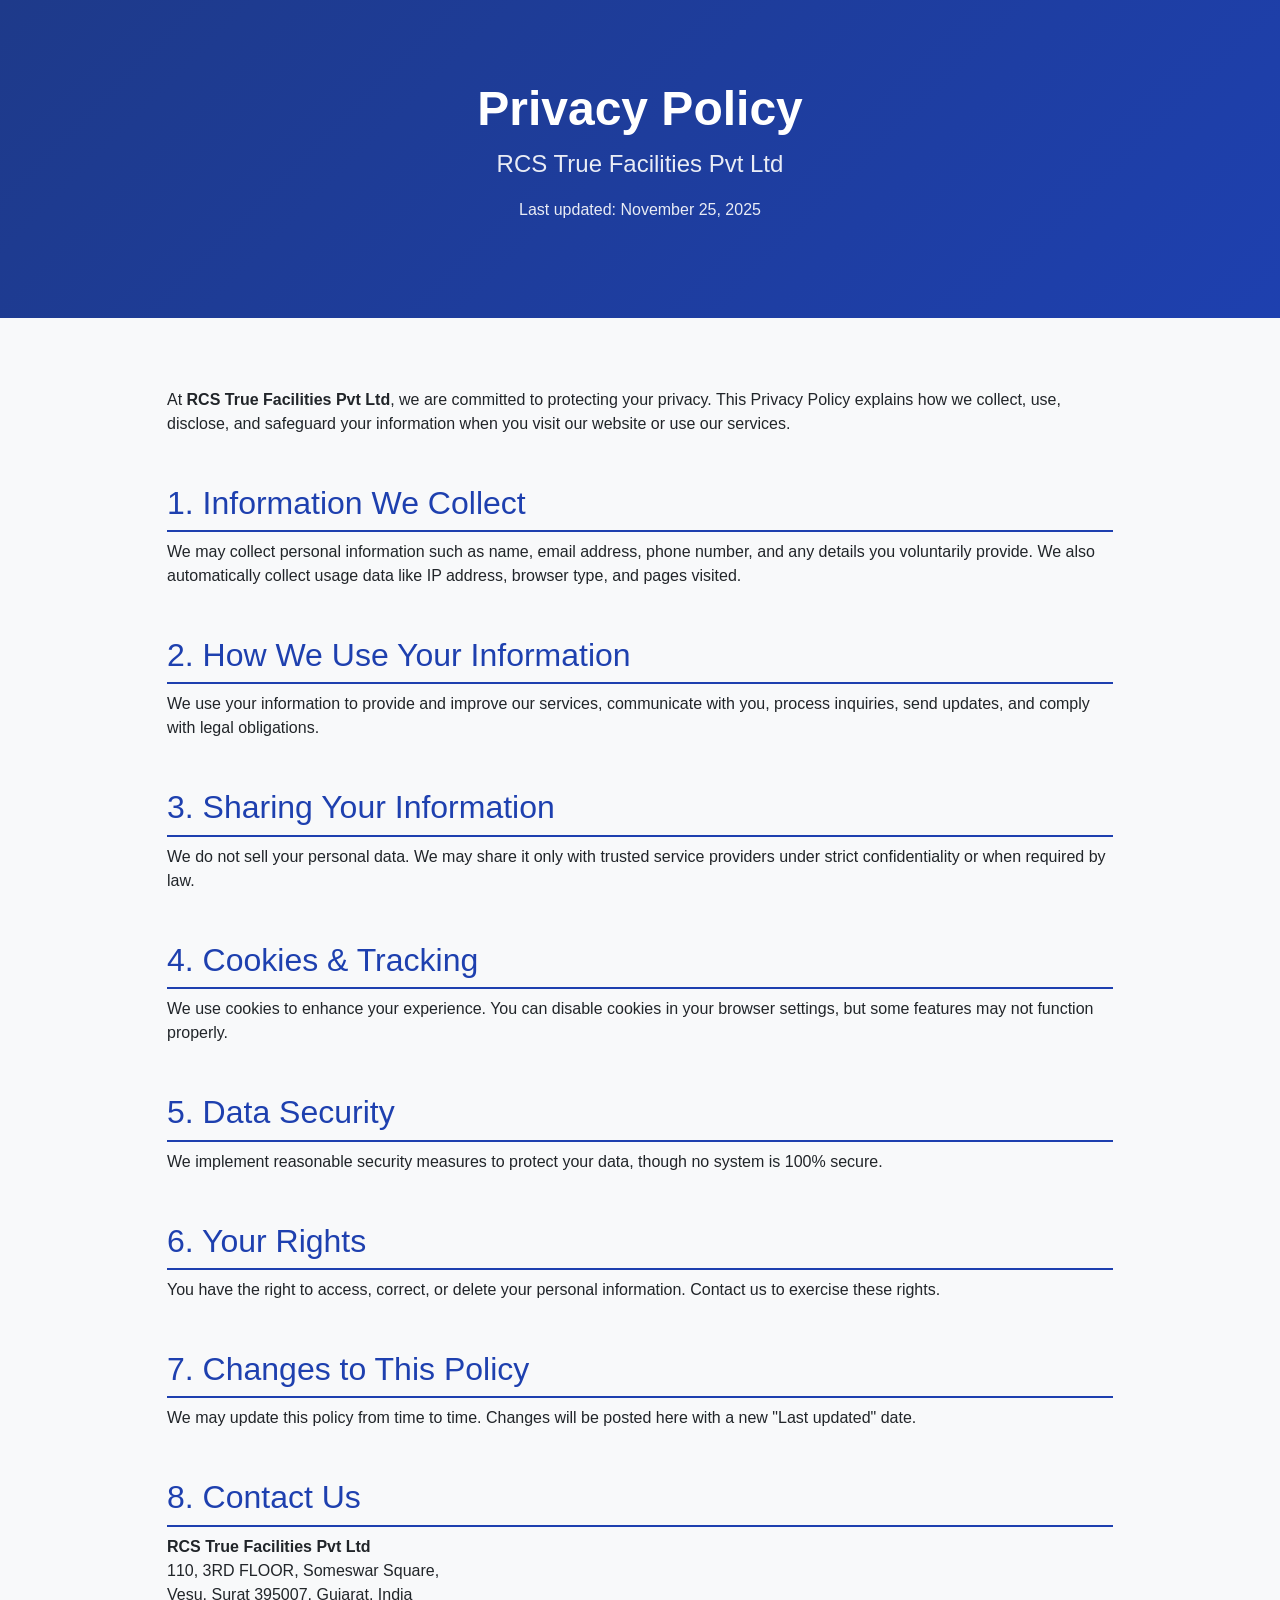
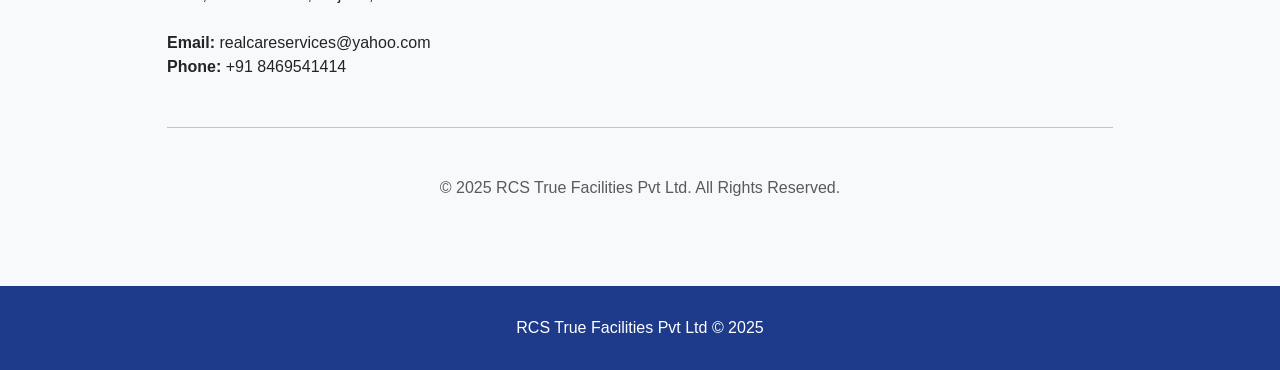
<file: site-files/privacy-policy.html>
<!DOCTYPE html>
<html lang="en">
<head>
    <meta charset="UTF-8">
    <meta name="viewport" content="width=device-width, initial-scale=1.0">
    <title>Privacy Policy - RCS True Facilities Pvt Ltd</title>
    <meta name="description" content="Privacy Policy of RCS True Facilities Pvt Ltd">
    <link href="https://cdn.jsdelivr.net/npm/bootstrap@5.3.3/dist/css/bootstrap.min.css" rel="stylesheet">
    <style>
        body { font-family: 'Segoe UI', Tahoma, Geneva, Verdana, sans-serif; background-color: #f8f9fa; }
        .header-bg {
            background: linear-gradient(135deg, #1e3a8a, #1e40af); /* Your navy-blue theme */
            color: white;
            padding: 80px 0;
            text-align: center;
        }
        .header-bg h1 { font-weight: 700; font-size: 3rem; }
        .header-bg .lead { font-size: 1.5rem; opacity: 0.9; }
        .content-section { padding: 70px 0; }
        h2 { color: #1e40af; border-bottom: 2px solid #1e40af; padding-bottom: 8px; }
        .footer { background-color: #1e3a8a; color: white; padding: 30px 0; text-align: center; }
        .last-updated { font-size: 1rem; opacity: 0.9; }
    </style>
</head>
<body>

    <!-- Header -->
    <header class="header-bg">
        <div class="container">
            <h1>Privacy Policy</h1>
            <p class="lead">RCS True Facilities Pvt Ltd</p>
            <p class="last-updated">Last updated: November 25, 2025</p>
        </div>
    </header>

    <div class="container content-section">
        <div class="row justify-content-center">
            <div class="col-lg-10">

                <p>At <strong>RCS True Facilities Pvt Ltd</strong>, we are committed to protecting your privacy. This Privacy Policy explains how we collect, use, disclose, and safeguard your information when you visit our website or use our services.</p>

                <h2 class="mt-5">1. Information We Collect</h2>
                <p>We may collect personal information such as name, email address, phone number, and any details you voluntarily provide. We also automatically collect usage data like IP address, browser type, and pages visited.</p>

                <h2 class="mt-5">2. How We Use Your Information</h2>
                <p>We use your information to provide and improve our services, communicate with you, process inquiries, send updates, and comply with legal obligations.</p>

                <h2 class="mt-5">3. Sharing Your Information</h2>
                <p>We do not sell your personal data. We may share it only with trusted service providers under strict confidentiality or when required by law.</p>

                <h2 class="mt-5">4. Cookies & Tracking</h2>
                <p>We use cookies to enhance your experience. You can disable cookies in your browser settings, but some features may not function properly.</p>

                <h2 class="mt-5">5. Data Security</h2>
                <p>We implement reasonable security measures to protect your data, though no system is 100% secure.</p>

                <h2 class="mt-5">6. Your Rights</h2>
                <p>You have the right to access, correct, or delete your personal information. Contact us to exercise these rights.</p>

                <h2 class="mt-5">7. Changes to This Policy</h2>
                <p>We may update this policy from time to time. Changes will be posted here with a new "Last updated" date.</p>

                <h2 class="mt-5">8. Contact Us</h2>
                <p>
                    <strong>RCS True Facilities Pvt Ltd</strong><br>
                    110, 3RD FLOOR, Someswar Square,<br>
                    Vesu, Surat 395007, Gujarat, India<br><br>
                    <strong>Email:</strong> realcareservices@yahoo.com<br>
                    <strong>Phone:</strong> +91 8469541414
                </p>

                <hr class="my-5">

                <p class="text-center text-muted">© 2025 RCS True Facilities Pvt Ltd. All Rights Reserved.</p>
            </div>
        </div>
    </div>

    <!-- Footer -->
    <footer class="footer">
        <div class="container">
            <p class="mb-0">RCS True Facilities Pvt Ltd &copy; 2025</p>
        </div>
    </footer>

    <script src="https://cdn.jsdelivr.net/npm/bootstrap@5.3.3/dist/js/bootstrap.bundle.min.js"></script>
</body>
</html>
</file>
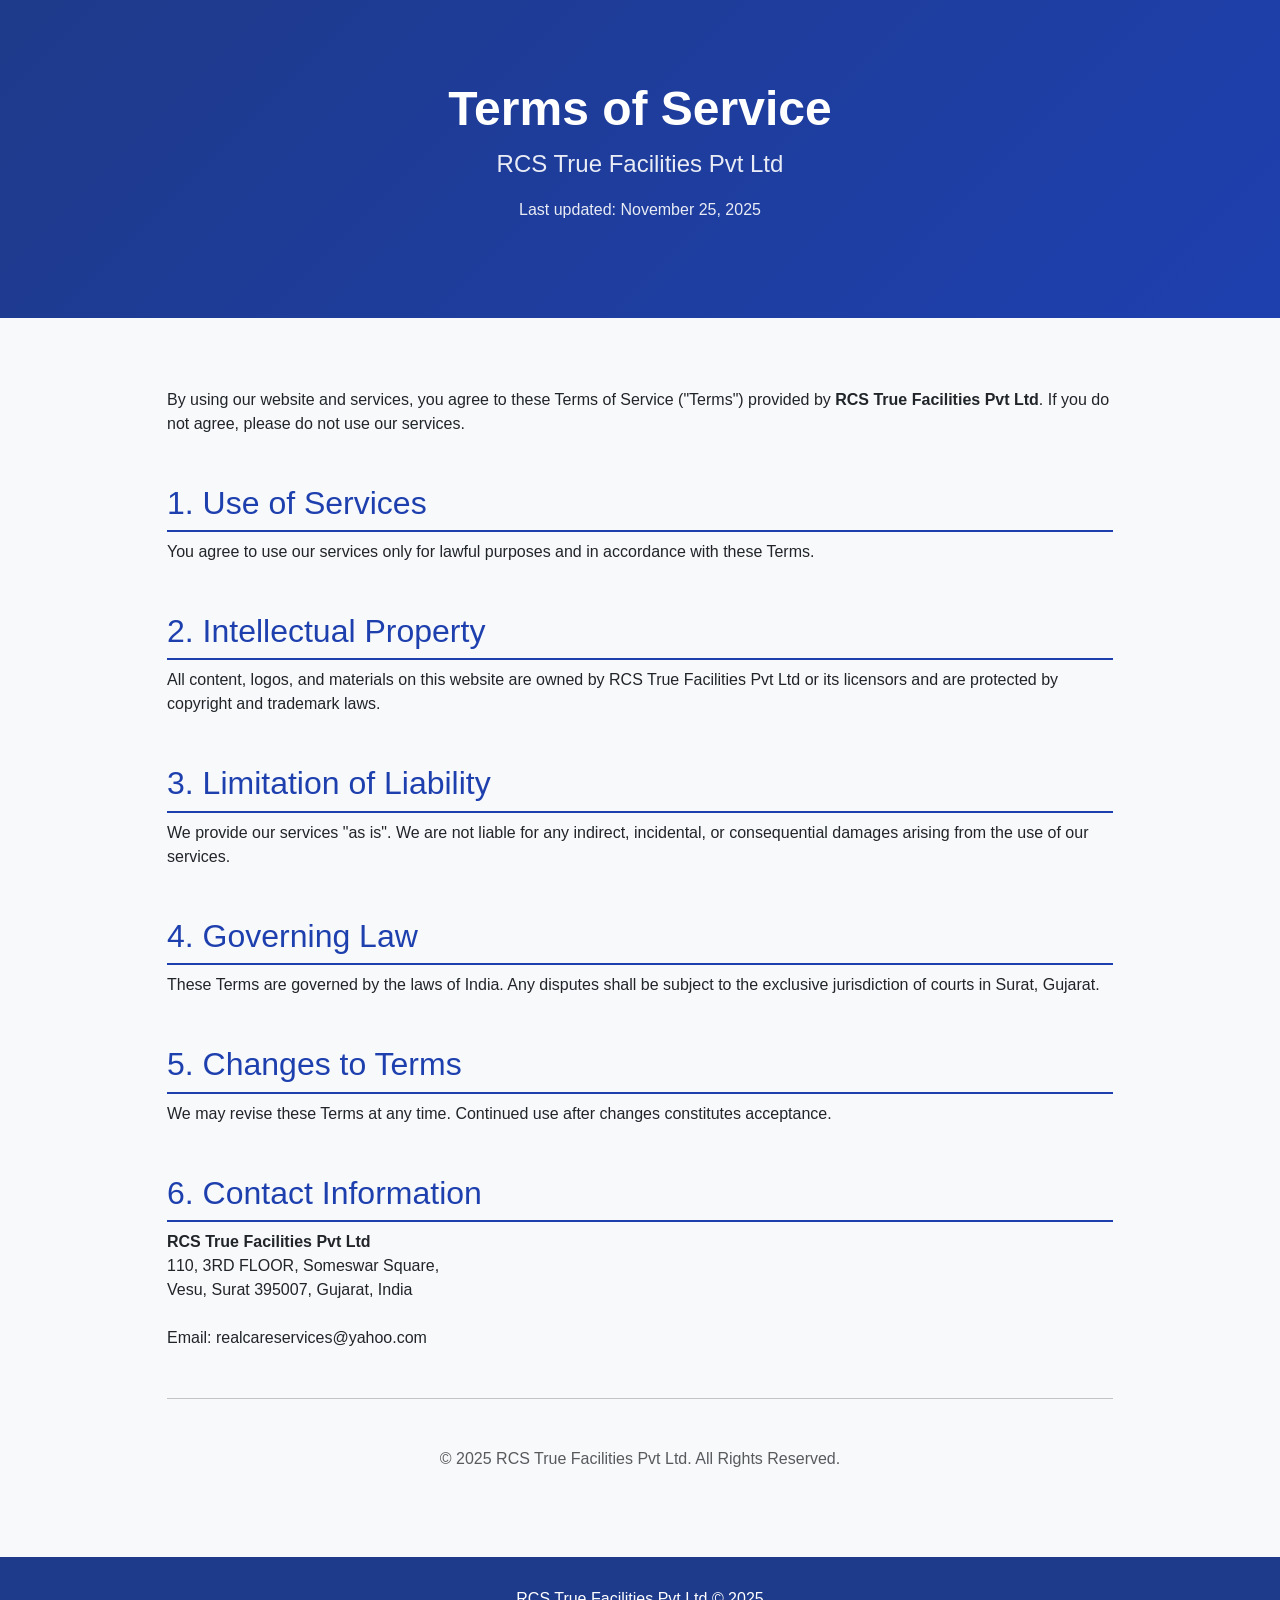
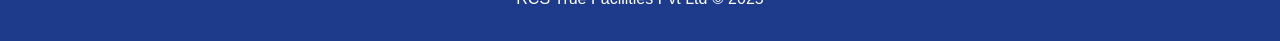
<file: site-files/terms-of-service.html>
<!DOCTYPE html>
<html lang="en">
<head>
    <meta charset="UTF-8">
    <meta name="viewport" content="width=device-width, initial-scale=1.0">
    <title>Terms of Service - RCS True Facilities Pvt Ltd</title>
    <link href="https://cdn.jsdelivr.net/npm/bootstrap@5.3.3/dist/css/bootstrap.min.css" rel="stylesheet">
    <style>
        body { font-family: 'Segoe UI', Tahoma, Geneva, Verdana, sans-serif; background-color: #f8f9fa; }
        .header-bg {
            background: linear-gradient(135deg, #1e3a8a, #1e40af);
            color: white;
            padding: 80px 0;
            text-align: center;
        }
        .header-bg h1 { font-weight: 700; font-size: 3rem; }
        .header-bg .lead { font-size: 1.5rem; opacity: 0.9; }
        .content-section { padding: 70px 0; }
        h2 { color: #1e40af; border-bottom: 2px solid #1e40af; padding-bottom: 8px; }
        .footer { background-color: #1e3a8a; color: white; padding: 30px 0; text-align: center; }
        .last-updated { font-size: 1rem; opacity: 0.9; }
    </style>
</head>
<body>

    <header class="header-bg">
        <div class="container">
            <h1>Terms of Service</h1>
            <p class="lead">RCS True Facilities Pvt Ltd</p>
            <p class="last-updated">Last updated: November 25, 2025</p>
        </div>
    </header>

    <div class="container content-section">
        <div class="row justify-content-center">
            <div class="col-lg-10">

                <p>By using our website and services, you agree to these Terms of Service ("Terms") provided by <strong>RCS True Facilities Pvt Ltd</strong>. If you do not agree, please do not use our services.</p>

                <h2 class="mt-5">1. Use of Services</h2>
                <p>You agree to use our services only for lawful purposes and in accordance with these Terms.</p>

                <h2 class="mt-5">2. Intellectual Property</h2>
                <p>All content, logos, and materials on this website are owned by RCS True Facilities Pvt Ltd or its licensors and are protected by copyright and trademark laws.</p>

                <h2 class="mt-5">3. Limitation of Liability</h2>
                <p>We provide our services "as is". We are not liable for any indirect, incidental, or consequential damages arising from the use of our services.</p>

                <h2 class="mt-5">4. Governing Law</h2>
                <p>These Terms are governed by the laws of India. Any disputes shall be subject to the exclusive jurisdiction of courts in Surat, Gujarat.</p>

                <h2 class="mt-5">5. Changes to Terms</h2>
                <p>We may revise these Terms at any time. Continued use after changes constitutes acceptance.</p>

                <h2 class="mt-5">6. Contact Information</h2>
                <p>
                    <strong>RCS True Facilities Pvt Ltd</strong><br>
                    110, 3RD FLOOR, Someswar Square,<br>
                    Vesu, Surat 395007, Gujarat, India<br><br>
                    Email: realcareservices@yahoo.com
                </p>

                <hr class="my-5">
                <p class="text-center text-muted">© 2025 RCS True Facilities Pvt Ltd. All Rights Reserved.</p>
            </div>
        </div>
    </div>

    <footer class="footer">
        <div class="container">
            <p class="mb-0">RCS True Facilities Pvt Ltd &copy; 2025</p>
        </div>
    </footer>

    <script src="https://cdn.jsdelivr.net/npm/bootstrap@5.3.3/dist/js/bootstrap.bundle.min.js"></script>
</body>
</html>
</file>
